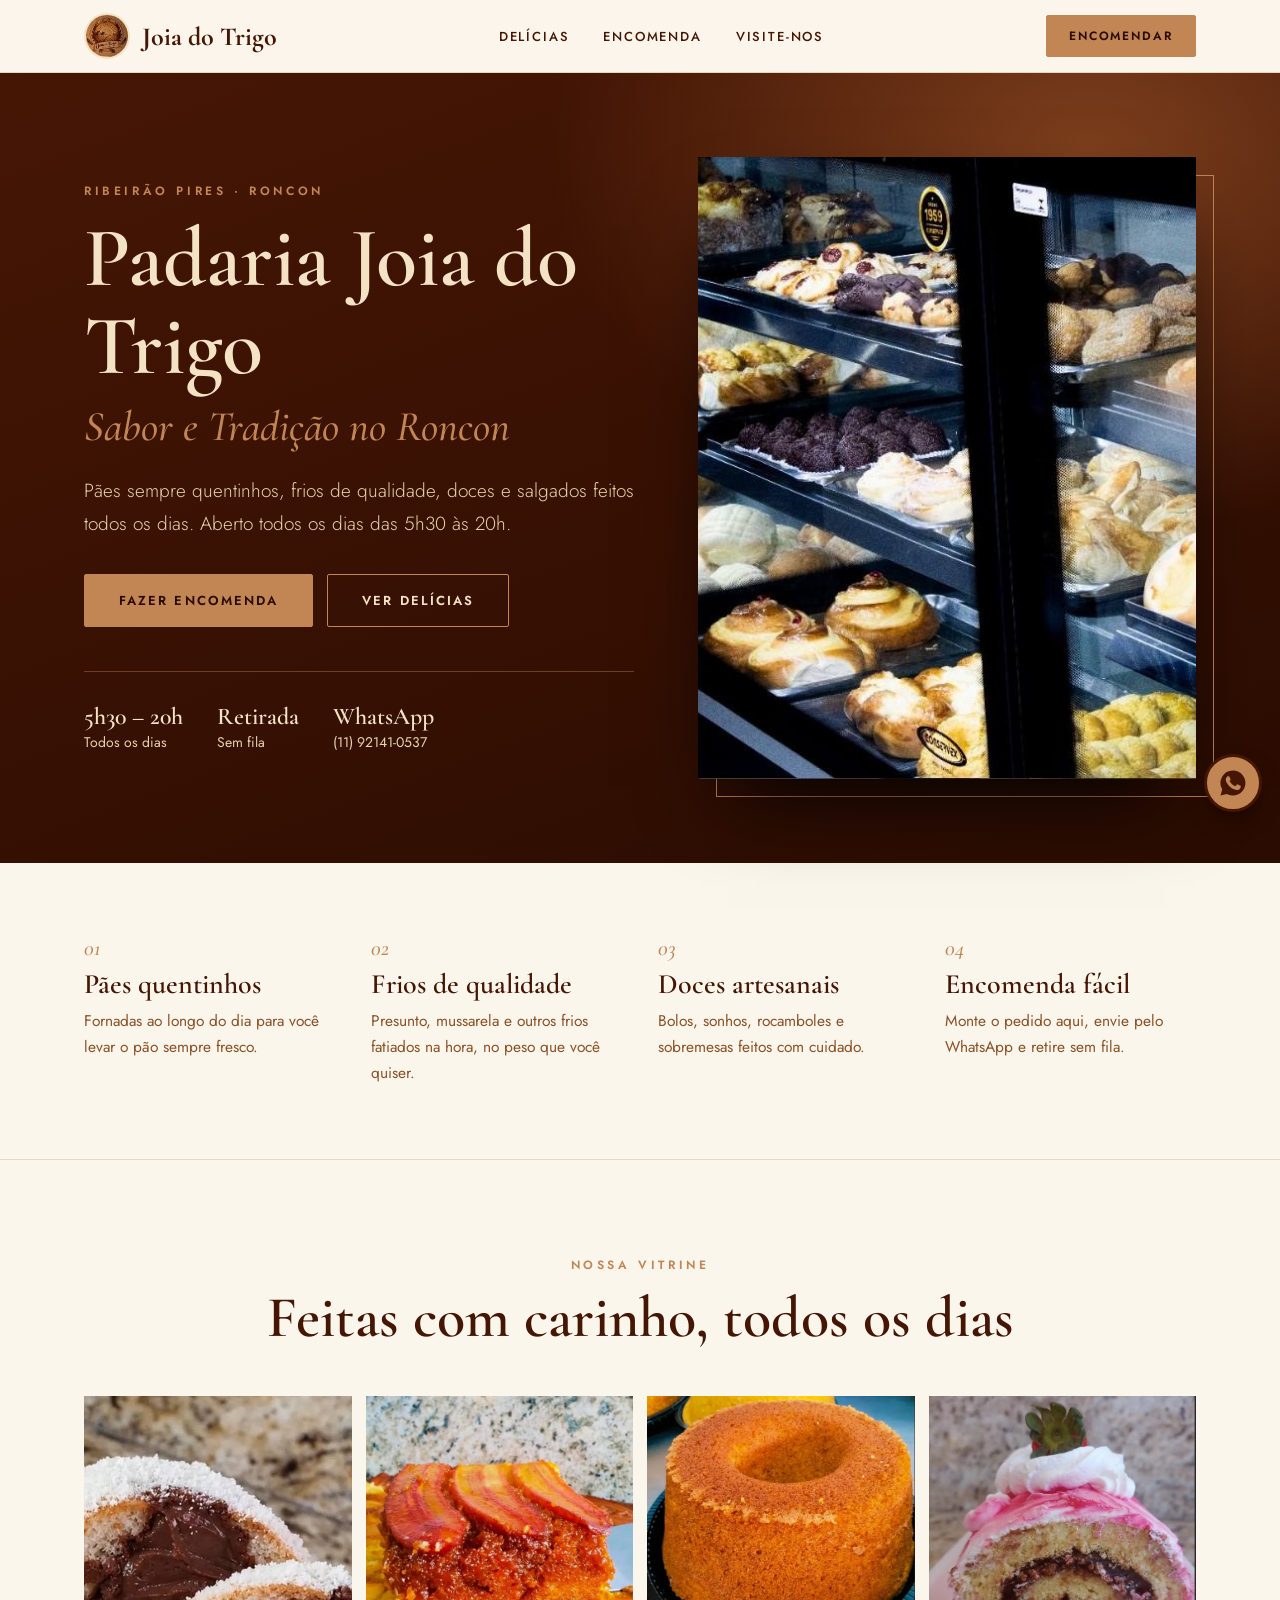
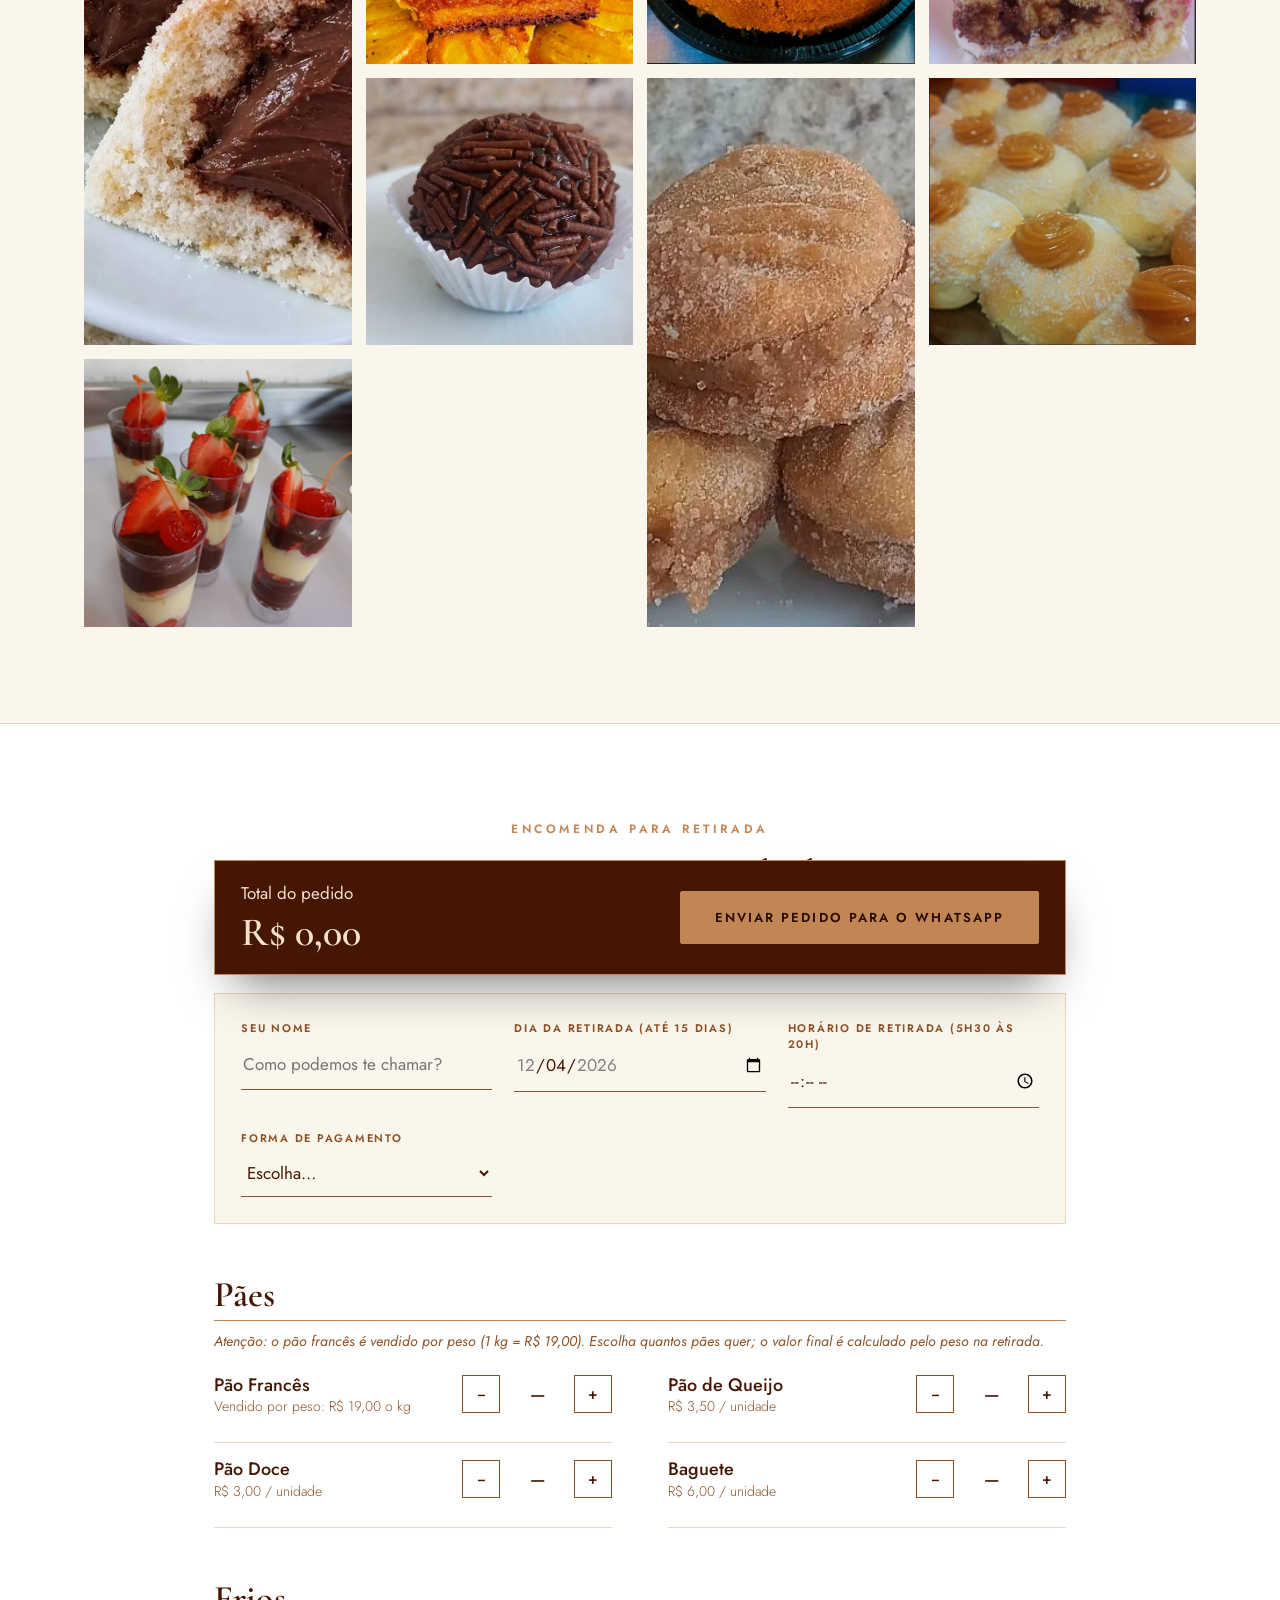
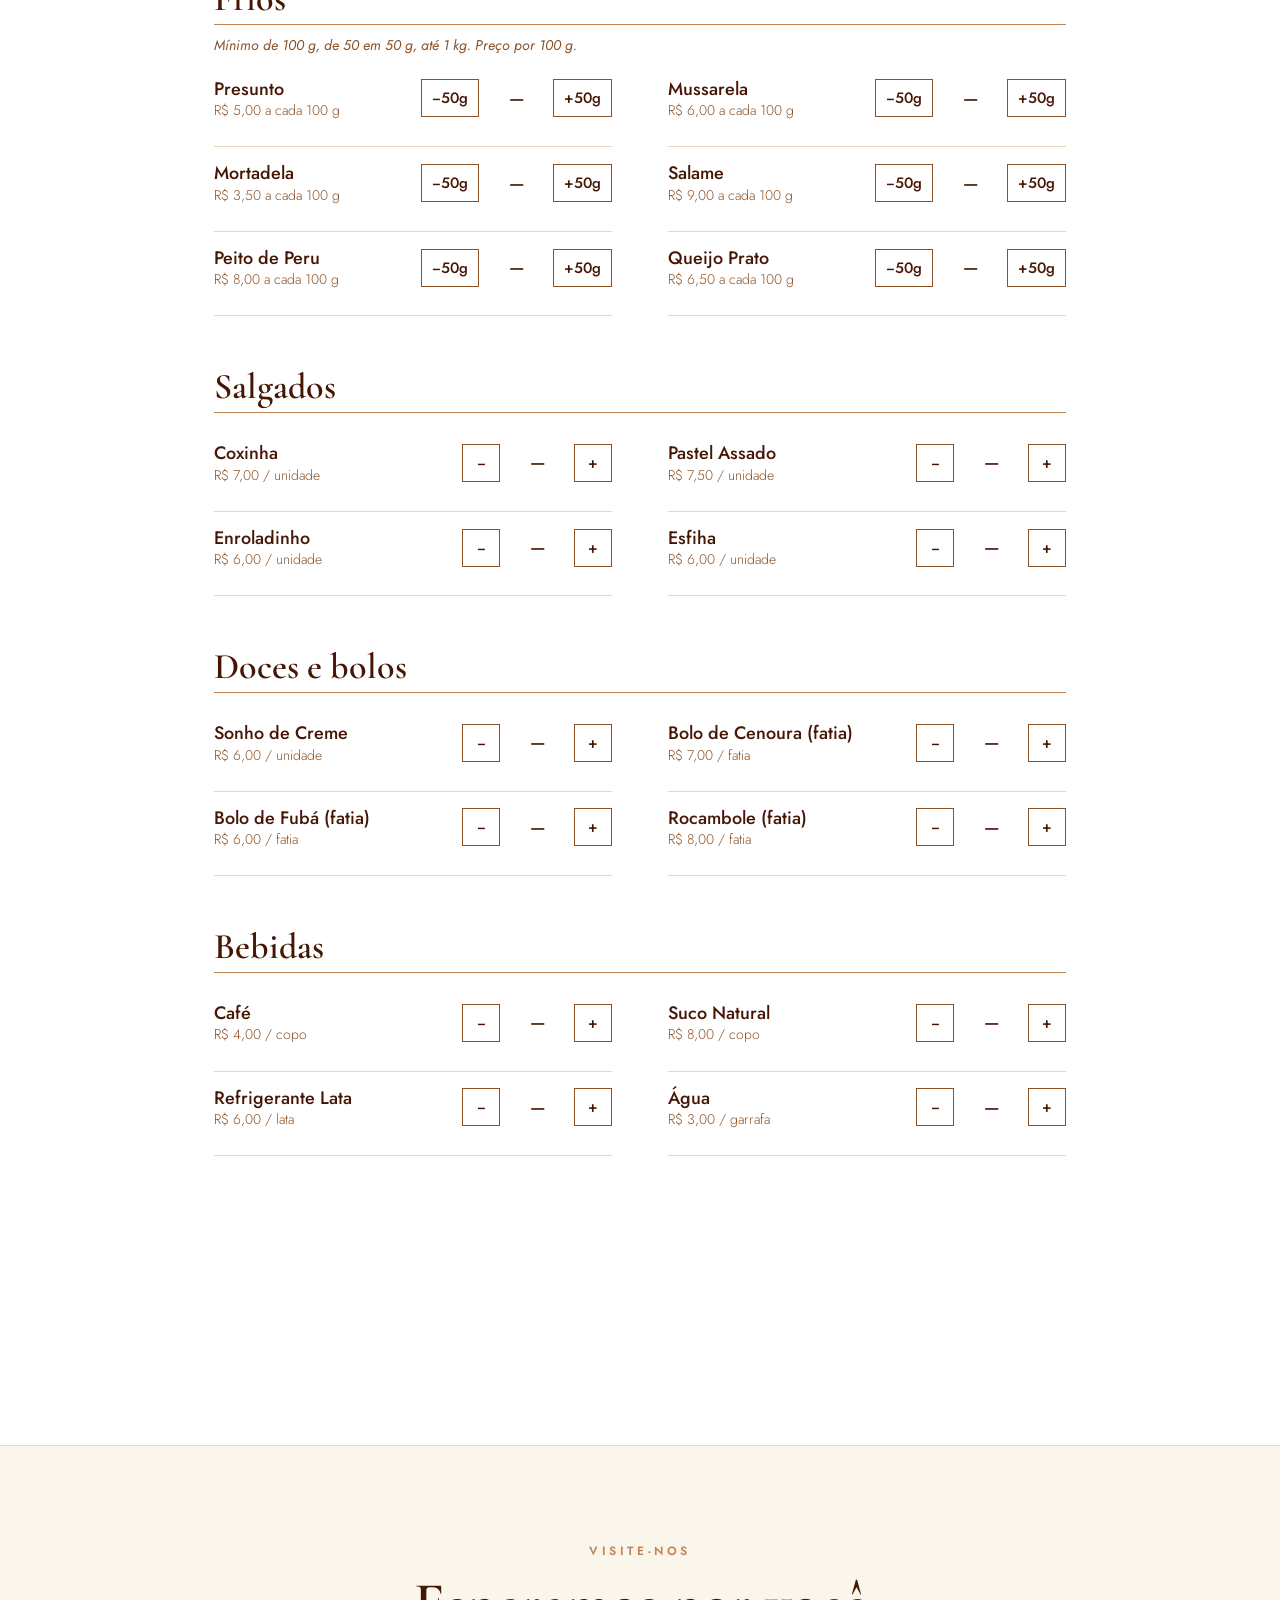
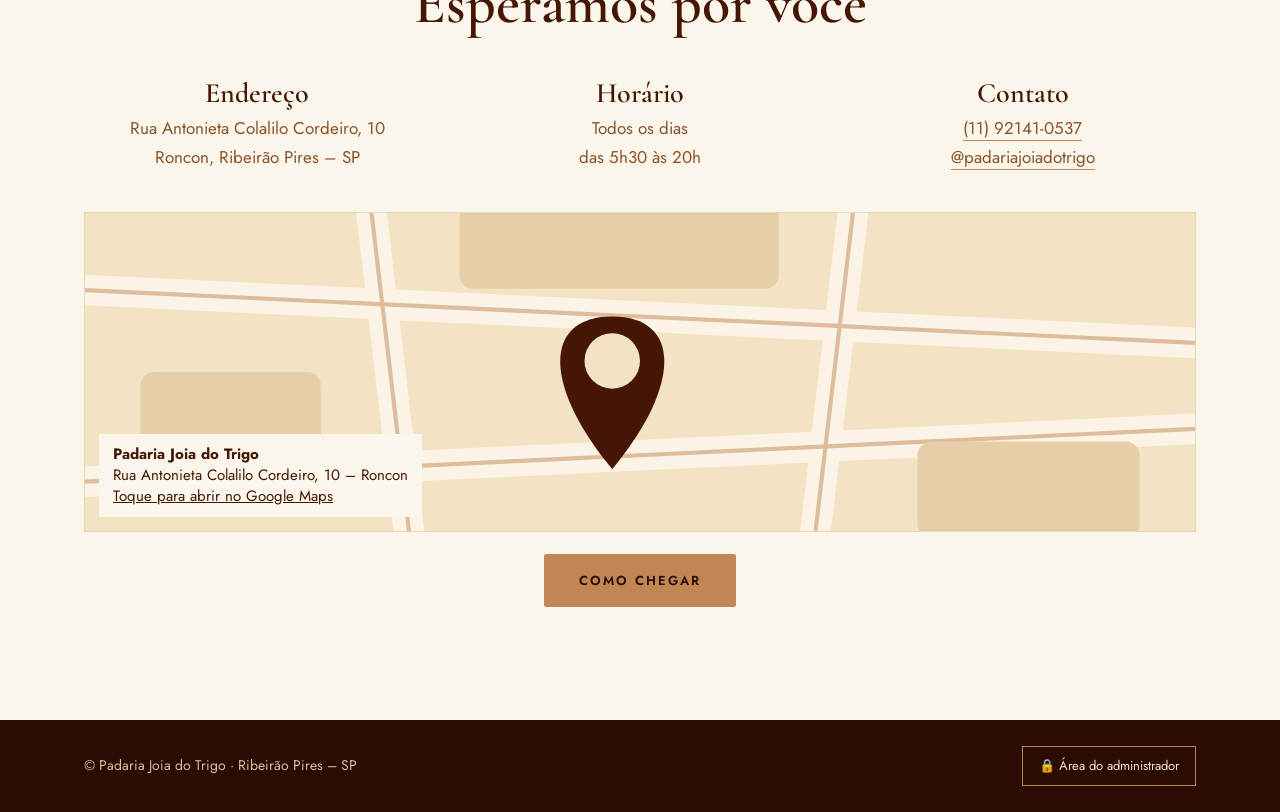
<file: index.html>
<!DOCTYPE html><html lang="pt-BR"><head><meta charset="utf-8"><meta name="viewport" content="width=device-width, initial-scale=1, viewport-fit=cover"><title>Padaria Joia do Trigo | Sabor e Tradição no Roncon</title>
<meta name="description" content="Padaria Joia do Trigo, em Ribeirão Pires. Pães quentinhos, frios, doces e salgados. Aberto todos os dias das 5h30 às 20h. Faça sua encomenda para retirada.">
<link rel="icon" href="images/logo.jpg"><link rel="preconnect" href="https://fonts.googleapis.com"><link href="https://fonts.googleapis.com/css2?family=Cormorant+Garamond:ital,wght@0,500;0,600;0,700;1,500&family=Jost:wght@300;400;500;600&display=swap" rel="stylesheet">
<link rel="stylesheet" href="css/style.css"></head><body>
<header class="nav"><div class="wrap"><a class="brand" href="#top"><img src="images/logo.jpg" alt="Logo Padaria Joia do Trigo"><b>Joia do Trigo</b></a>
<nav aria-label="Principal"><a href="#galeria">Delícias</a><a href="#encomenda">Encomenda</a><a href="#visite">Visite-nos</a></nav><a class="btn sm" href="#encomenda">Encomendar</a></div></header>
<main id="top">
<section class="hero"><div class="wrap"><div class="ht"><p class="eyebrow">Ribeirão Pires · Roncon</p>
<h1>Padaria Joia do Trigo<em>Sabor e Tradição no Roncon</em></h1>
<p class="lead">Pães sempre quentinhos, frios de qualidade, doces e salgados feitos todos os dias. Aberto todos os dias das 5h30 às 20h.</p>
<div class="cta"><a class="btn" href="#encomenda">Fazer Encomenda</a><a class="btn ghost" href="#galeria">Ver delícias</a></div>
<ul class="facts"><li><b>5h30 – 20h</b>Todos os dias</li><li><b>Retirada</b>Sem fila</li><li><b>WhatsApp</b>(11) 92141-0537</li></ul></div>
<div class="hi"><img src="images/foto-15.jpg" alt="Vitrine com pães doces da Padaria Joia do Trigo"></div></div></section>
<section class="feat"><div class="wrap grid4"><div class="rv"><span>01</span><h3>Pães quentinhos</h3><p>Fornadas ao longo do dia para você levar o pão sempre fresco.</p></div><div class="rv"><span>02</span><h3>Frios de qualidade</h3><p>Presunto, mussarela e outros frios fatiados na hora, no peso que você quiser.</p></div><div class="rv"><span>03</span><h3>Doces artesanais</h3><p>Bolos, sonhos, rocamboles e sobremesas feitos com cuidado.</p></div><div class="rv"><span>04</span><h3>Encomenda fácil</h3><p>Monte o pedido aqui, envie pelo WhatsApp e retire sem fila.</p></div></div></section>
<section id="galeria"><div class="wrap"><p class="eyebrow c">Nossa vitrine</p><h2 class="c">Feitas com carinho, todos os dias</h2><div class="gal"><figure class="rv"><img loading="lazy" src="images/foto-01.jpg" alt="Sonho de chocolate"><figcaption>Sonho de chocolate</figcaption></figure><figure class="rv"><img loading="lazy" src="images/foto-02.jpg" alt="Bolo de banana caramelizada"><figcaption>Bolo de banana caramelizada</figcaption></figure><figure class="rv"><img loading="lazy" src="images/foto-03.jpg" alt="Bolo de laranja"><figcaption>Bolo de laranja</figcaption></figure><figure class="rv"><img loading="lazy" src="images/foto-05.jpg" alt="Rocambole de morango"><figcaption>Rocambole de morango</figcaption></figure><figure class="rv"><img loading="lazy" src="images/foto-07.jpg" alt="Brigadeiro"><figcaption>Brigadeiro</figcaption></figure><figure class="rv"><img loading="lazy" src="images/foto-08.jpg" alt="Rosquinhas açucaradas"><figcaption>Rosquinhas açucaradas</figcaption></figure><figure class="rv"><img loading="lazy" src="images/foto-09.jpg" alt="Sonhos com doce de leite"><figcaption>Sonhos com doce de leite</figcaption></figure><figure class="rv"><img loading="lazy" src="images/foto-10.jpg" alt="Copinhos de chocolate e morango"><figcaption>Copinhos de chocolate e morango</figcaption></figure></div></div></section>
<section id="encomenda" class="alt"><div class="wrap narrow"><p class="eyebrow c">Encomenda para retirada</p><h2 class="c">Monte seu pedido</h2><p class="sub">Escolha os itens, envie pelo WhatsApp e pague na retirada.</p>
<div class="card fields">
<div><label for="nome">Seu nome</label><input id="nome" autocomplete="name" placeholder="Como podemos te chamar?"></div>
<div><label for="dia">Dia da retirada (até 15 dias)</label><input id="dia" type="date"></div>
<div><label for="hora">Horário de retirada (5h30 às 20h)</label><input id="hora" type="time" min="05:30" max="20:00"></div>
<div><label for="pag">Forma de pagamento</label><select id="pag"><option value="">Escolha…</option><option>Dinheiro</option><option>Pix</option><option>Cartão de débito</option><option>Cartão de crédito</option></select></div></div>

<div id="menu"></div>
<div class="total"><div>Total do pedido<br><strong id="tot">R$ 0,00</strong><small id="wn" style="display:none;font-size:13px;opacity:.85"><br>Sem o pão francês, cobrado pelo peso</small></div><button class="btn send" id="send">Enviar Pedido para o WhatsApp</button></div>
<p class="err" id="err" role="alert"></p></div></section>
<section id="visite"><div class="wrap"><p class="eyebrow c">Visite-nos</p><h2 class="c">Esperamos por você</h2>
<div class="info"><div><h3>Endereço</h3><p>Rua Antonieta Colalilo Cordeiro, 10<br>Roncon, Ribeirão Pires – SP</p></div><div><h3>Horário</h3><p>Todos os dias<br>das 5h30 às 20h</p></div><div><h3>Contato</h3><p><a href="https://wa.me/5511921410537">(11) 92141-0537</a><br><a href="https://instagram.com/padariajoiadotrigo">@padariajoiadotrigo</a></p></div></div>
<a class="map" href="https://www.google.com/maps/search/?api=1&query=Rua+Antonieta+Colalilo+Cordeiro+10+Roncon+Ribeirao+Pires+SP" target="_blank" rel="noopener" aria-label="Abrir a localização da padaria no Google Maps">
<svg viewBox="0 0 800 300" preserveAspectRatio="xMidYMid slice" aria-hidden="true"><rect width="800" height="300" fill="#f3e2c4"/><g stroke="#fbf4e6" stroke-width="22" fill="none"><path d="M-20 90 L820 130"/><path d="M-20 230 L820 190"/><path d="M200 -20 L240 320"/><path d="M560 -20 L520 320"/></g><g stroke="#c28554" stroke-width="3" fill="none" opacity=".5"><path d="M-20 90 L820 130"/><path d="M-20 230 L820 190"/><path d="M200 -20 L240 320"/><path d="M560 -20 L520 320"/></g><rect x="270" y="20" width="230" height="70" rx="10" fill="#e6cfa6"/><rect x="600" y="200" width="160" height="70" rx="10" fill="#e6cfa6"/><rect x="40" y="150" width="130" height="60" rx="10" fill="#e6cfa6"/><g transform="translate(380 150)"><path d="M0 70C-50 10-50-40 0-40S50 10 0 70Z" fill="#461604"/><circle cy="-8" r="20" fill="#f3e2c4"/></g></svg>
<span class="mapcap"><b>Padaria Joia do Trigo</b><br>Rua Antonieta Colalilo Cordeiro, 10 – Roncon<br><u>Toque para abrir no Google Maps</u></span></a><p class="c" style="margin-top:22px"><a class="btn" href="https://www.google.com/maps/dir/?api=1&destination=Rua+Antonieta+Colalilo+Cordeiro+10+Roncon+Ribeirao+Pires+SP">Como chegar</a></p></div></section></main>
<footer class="ft"><div class="wrap"><span>© Padaria Joia do Trigo · Ribeirão Pires – SP</span><a class="adm" href="admin.html" rel="nofollow">🔒 Área do administrador</a></div></footer>
<a class="wa" href="https://wa.me/5511921410537" aria-label="Chamar no WhatsApp"><svg viewBox="0 0 24 24"><path d="M12 2a10 10 0 0 0-8.6 15.1L2 22l5-1.3A10 10 0 1 0 12 2Zm5.8 14.2c-.2.7-1.4 1.300-1.900 1.300-.5.1-1.100.1-1.800-.1-.4-.1-1-.3-1.700-.6-3-1.300-4.900-4.300-5-4.500-.1-.2-1.200-1.600-1.200-3s.8-2.100 1-2.400c.3-.3.600-.3.800-.3h.6c.2 0 .4 0 .6.500l.8 1.900c.1.2.1.400 0 .6l-.4.600c-.2.200-.3.300-.1.600.2.300.8 1.300 1.700 2.100 1.200 1 2.100 1.300 2.400 1.500.3.100.5.100.6-.1l.9-1.100c.2-.3.400-.2.700-.1l1.800.9c.3.100.5.200.5.300.1.200.1.800-.1 1.500Z"/></svg></a>
<script src="js/main.js"></script></body></html>
</file>
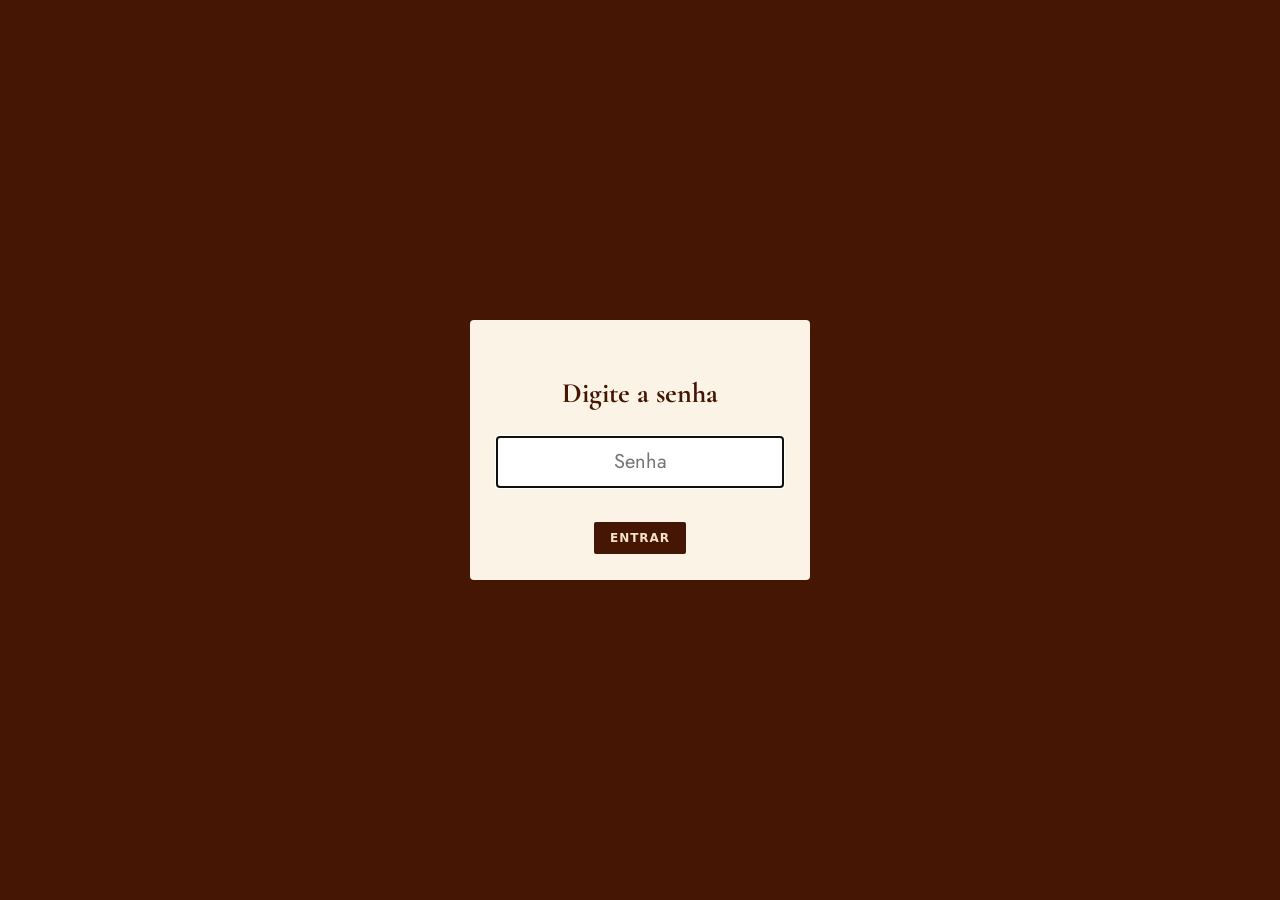
<file: admin.html>
<!DOCTYPE html><html lang="pt-BR"><head><meta charset="utf-8"><meta name="viewport" content="width=device-width, initial-scale=1"><meta name="robots" content="noindex,nofollow"><title>Admin – Padaria Joia do Trigo</title>
<link href="https://fonts.googleapis.com/css2?family=Cormorant+Garamond:wght@600;700&family=Jost:wght@400;500;600&display=swap" rel="stylesheet"><style>
:root{--dark:#461604;--brown:#8b5228;--caramel:#c28554;--cream:#f3e2c4;--paper:#fbf4e6}
*{box-sizing:border-box}body{margin:0;background:var(--paper);color:var(--dark);font:16px/1.5 system-ui,Segoe UI,Roboto,sans-serif}
header{background:var(--dark);color:var(--cream);padding:14px 20px;display:flex;justify-content:space-between;align-items:center;gap:12px;flex-wrap:wrap}
header h1{margin:0;font-size:20px}nav button{margin-left:6px}
main{max-width:980px;margin:0 auto;padding:20px}h2{margin:26px 0 10px;font-size:20px;border-bottom:3px solid var(--caramel);display:inline-block}
button,.b{border:0;border-radius:999px;padding:9px 16px;font:700 14px system-ui,sans-serif;background:var(--caramel);color:var(--dark);cursor:pointer}
button:hover{background:var(--cream)}button.on{background:var(--cream)}button.dk{background:var(--dark);color:var(--cream)}button.dk:hover{background:var(--brown)}button.rm{background:#f3c9c0;color:#7a1c10;padding:6px 12px}
input,select,textarea{font:inherit;padding:9px 11px;border:2px solid var(--caramel);border-radius:10px;background:#fff;color:var(--dark);min-width:0}
.cards{display:grid;grid-template-columns:repeat(auto-fit,minmax(200px,1fr));gap:14px}.card{background:#fff;border:2px solid var(--cream);border-radius:16px;padding:16px}
.card small{color:var(--brown);display:block}.card strong{font-size:28px}.row{display:flex;gap:8px;flex-wrap:wrap;align-items:center;margin:8px 0}
.row input{flex:1 1 130px}table{width:100%;border-collapse:collapse;background:#fff;border-radius:12px;overflow:hidden}td,th{padding:8px 10px;border-bottom:1px solid var(--cream);text-align:left}th{background:var(--cream);font-size:13px}
td input{width:100%}.lock{color:var(--brown);font-size:13px}.bars{display:flex;align-items:flex-end;gap:8px;height:160px;background:#fff;border:2px solid var(--cream);border-radius:16px;padding:14px}
.bars div{flex:1;display:flex;flex-direction:column;justify-content:flex-end;align-items:center;height:100%;font-size:12px}.bars i{display:block;width:70%;background:var(--caramel);border-radius:6px 6px 0 0;min-height:2px}
#lock{position:fixed;inset:0;background:var(--dark);display:grid;place-items:center;z-index:9;padding:20px}#lock>div{background:var(--paper);border-radius:20px;padding:26px;max-width:340px;width:100%;text-align:center}
#lock input{width:100%;margin:12px 0;text-align:center;font-size:20px}.msg{color:#7a1c10;min-height:1.4em;font-weight:700}#toast{position:fixed;bottom:18px;left:50%;transform:translateX(-50%);background:var(--dark);color:var(--cream);padding:10px 20px;border-radius:99px;opacity:0;transition:opacity .3s;pointer-events:none}
.hide{display:none}.note{background:#fff;border-left:5px solid var(--caramel);padding:10px 14px;border-radius:8px;font-size:14px;margin:10px 0}
body{font-family:Jost,system-ui,sans-serif}h1,h2{font-family:"Cormorant Garamond",Georgia,serif;font-weight:700}h1{font-size:26px}h2{font-size:28px}
header{border-bottom:2px solid var(--caramel)}button,.b{border-radius:2px;text-transform:uppercase;letter-spacing:.08em;font-size:12px}.card{border-radius:4px;box-shadow:0 18px 40px -26px rgba(70,22,4,.5)}.card strong{font-family:"Cormorant Garamond",serif;font-size:38px}
table,.bars,.note,#lock>div{border-radius:4px}input,select,textarea{border-radius:3px}
</style></head><body>
<div id="lock"><div><h2 id="lt" style="border:0">Área do administrador</h2><div id="ls"></div><input id="pin" type="password" inputmode="numeric" autocomplete="off" placeholder="Senha"><div class="msg" id="lm"></div><button class="dk" id="lb">Entrar</button></div></div>
<header><h1>🌾 Admin – Padaria Joia do Trigo</h1><nav><button id="t1" class="on">Renda</button><button id="t2">Cardápio</button></nav></header>
<main>
<section id="p1">
<h2>Renda</h2><div class="row"><button id="sync">Atualizar vendas</button></div><div class="note">Cada pedido enviado pelo site é registrado aqui automaticamente (neste aparelho; para todos os aparelhos, ligue o Apps Script, veja o README).</div><div class="cards"><div class="card"><small>Hoje</small><strong id="rd">–</strong></div><div class="card"><small>Esta semana (seg–dom)</small><strong id="rs">–</strong></div><div class="card"><small>Este mês</small><strong id="rm">–</strong></div></div>
<h2>Últimos 7 dias</h2><div class="bars" id="bars"></div>
<h2>Vendas</h2><table><thead><tr><th>Data</th><th>Descrição</th><th>Valor</th><th></th></tr></thead><tbody id="vl"></tbody></table>
<div class="row"><button id="csv">Exportar vendas (CSV)</button><button id="bk">Backup (JSON)</button><label class="b">Importar backup<input id="im" type="file" accept=".json" hidden></label></div>
</section>
<section id="p2" class="hide">
<div class="note"><b>Como publicar mudanças:</b> edite aqui, clique em <b>Baixar cardapio.json</b> e substitua o arquivo <code>cardapio.json</code> no repositório do GitHub. O site dos clientes passa a usar o novo cardápio. Pão francês e frios são fixos (só dá para mudar o preço).</div>
<div id="menu"></div>
<div class="row"><button class="dk" id="dl">Baixar cardapio.json</button><button id="rs2">Restaurar padrão</button></div>
</section>
<p class="note">Vendas e rascunho do cardápio ficam salvos neste navegador. Faça backup de vez em quando. A senha só impede curiosos: não é segurança real.</p>
</main><div id="toast"></div>
<script>
const K={m:"pjt_cardapio",v:"pjt_vendas",p:"pjt_pin"},$=i=>document.getElementById(i);
const API_URL=""; /* mesma URL do Apps Script usada em js/main.js */
const DEF={ "kg": 19, "paes": [  [   "Pão Francês",   "unidade",   0,   "w"  ],  [   "Pão de Queijo",   "unidade",   3.5  ],  [   "Pão Doce",   "unidade",   3  ],  [   "Baguete",   "unidade",   6  ] ], "frios": [  [   "Presunto",   5  ],  [   "Mussarela",   6  ],  [   "Mortadela",   3.5  ],  [   "Salame",   9  ],  [   "Peito de Peru",   8  ],  [   "Queijo Prato",   6.5  ] ], "salgados": [  [   "Coxinha",   "unidade",   7  ],  [   "Pastel Assado",   "unidade",   7.5  ],  [   "Enroladinho",   "unidade",   6  ],  [   "Esfiha",   "unidade",   6  ] ], "doces": [  [   "Sonho de Creme",   "unidade",   6  ],  [   "Bolo de Cenoura (fatia)",   "fatia",   7  ],  [   "Bolo de Fubá (fatia)",   "fatia",   6  ],  [   "Rocambole (fatia)",   "fatia",   8  ] ], "bebidas": [  [   "Café",   "copo",   4  ],  [   "Suco Natural",   "copo",   8  ],  [   "Refrigerante Lata",   "lata",   6  ],  [   "Água",   "garrafa",   3  ] ]};
const ld=(k,d)=>{try{const v=JSON.parse(localStorage.getItem(k));return v==null?d:v}catch(e){return d}};
const sv=(k,v)=>{try{localStorage.setItem(k,JSON.stringify(v));return true}catch(e){toast("Não foi possível salvar neste navegador");return false}};
const R=v=>"R$ "+(+v||0).toFixed(2).replace(".",","),pad=n=>String(n).padStart(2,"0");
const pv=s=>{s=String(s).replace(/[^\d,.]/g,"");if(s.includes(","))s=s.replace(/\./g,"").replace(",",".");return parseFloat(s)||0};
const dk=d=>d.getFullYear()+"-"+pad(d.getMonth()+1)+"-"+pad(d.getDate());
const br=s=>s.split("-").reverse().join("/");
const esc=s=>String(s).replace(/[&<>"]/g,c=>({"&":"&amp;","<":"&lt;",">":"&gt;",'"':"&quot;"}[c]));
function toast(t){const e=$("toast");e.textContent=t;e.style.opacity=1;setTimeout(()=>e.style.opacity=0,1800)}
let M=ld(K.m,null),V=ld(K.v,[]);
/* Senha fixa */
function lock(){const L=$("lock");$("lt").textContent="Digite a senha";$("lb").textContent="Entrar";
 const go=()=>{if($("pin").value.trim()==="3524"){L.remove();start()}else{$("lm").textContent="Senha incorreta.";$("pin").value=""}};
 $("lb").onclick=go;$("pin").onkeydown=e=>{if(e.key==="Enter")go()};$("pin").focus()}
async function sync(){V=ld(K.v,[]);if(API_URL)try{const a=await (await fetch(API_URL)).json(),m=new Map(V.map(x=>[x.id,x]));a.forEach(x=>m.set(+x.id,{id:+x.id,d:String(x.d).slice(0,10),v:+x.v,s:x.s||""}));V=[...m.values()];sv(K.v,V)}catch(e){toast("Não consegui sincronizar")}renderRenda()}
async function start(){if(!M){try{const r=await fetch("cardapio.json",{cache:"no-store"});if(r.ok)M=await r.json()}catch(e){}}
 if(!M)M=JSON.parse(JSON.stringify(DEF));await sync();renderAll()}
/* Abas */
[["t1","p1"],["t2","p2"]].forEach(([t,p])=>$(t).onclick=()=>{["t1","t2"].forEach(x=>$(x).classList.toggle("on",x==t));["p1","p2"].forEach(x=>$(x).classList.toggle("hide",x!=p))});
/* Renda */
function renderRenda(){const n=new Date(),hoje=dk(n),dow=(n.getDay()+6)%7,ws=dk(new Date(n.getFullYear(),n.getMonth(),n.getDate()-dow)),mes=hoje.slice(0,7);
 let d=0,s=0,m=0;V.forEach(x=>{if(x.d===hoje)d+=x.v;if(x.d>=ws&&x.d<=hoje)s+=x.v;if(x.d.slice(0,7)===mes)m+=x.v});
 $("rd").textContent=R(d);$("rs").textContent=R(s);$("rm").textContent=R(m);
 const days=[];for(let i=6;i>=0;i--){const x=new Date(n.getFullYear(),n.getMonth(),n.getDate()-i),k=dk(x);days.push([["dom","seg","ter","qua","qui","sex","sáb"][x.getDay()],V.filter(v=>v.d===k).reduce((a,v)=>a+v.v,0)])}
 const mx=Math.max(1,...days.map(x=>x[1]));$("bars").innerHTML=days.map(x=>`<div><span>${x[1]?R(x[1]).replace("R$ ",""):""}</span><i style="height:${x[1]/mx*100*.78}%"></i><span>${x[0]}</span></div>`).join("");
 $("vl").innerHTML=[...V].sort((a,b)=>b.d.localeCompare(a.d)||b.id-a.id).slice(0,40).map(x=>`<tr><td>${br(x.d)}</td><td>${esc(x.s||"")}</td><td>${R(x.v)}</td><td><button class="rm" data-del="${x.id}">Excluir</button></td></tr>`).join("")||'<tr><td colspan="4">Nenhuma venda para mostrar.</td></tr>'}
$("sync").onclick=sync;
$("vl").onclick=e=>{const b=e.target.closest("[data-del]");if(!b||!confirm("Excluir esta venda?"))return;V=V.filter(x=>x.id!=b.dataset.del);sv(K.v,V);renderRenda()};
const dlf=(n,t,type)=>{const a=document.createElement("a");a.href=URL.createObjectURL(new Blob([t],{type}));a.download=n;a.click();setTimeout(()=>URL.revokeObjectURL(a.href),500)};
$("csv").onclick=()=>dlf("vendas.csv","data;valor;descricao\n"+[...V].sort((a,b)=>a.d.localeCompare(b.d)).map(x=>`${x.d};${x.v.toFixed(2).replace(".",",")};"${(x.s||"").replace(/"/g,'""')}"`).join("\n"),"text/csv");
$("bk").onclick=()=>dlf("backup-padaria.json",JSON.stringify({vendas:V,cardapio:M}),"application/json");
$("im").onchange=async e=>{try{const j=JSON.parse(await e.target.files[0].text());if(Array.isArray(j.vendas)){V=j.vendas;sv(K.v,V)}if(j.cardapio){M=j.cardapio;sv(K.m,M)}renderAll();toast("Backup importado")}catch(x){toast("Arquivo inválido")}};
/* Cardápio */
const CATS=[["paes","Pães",1],["frios","Frios (preço por 100 g)",0],["salgados","Salgados",1],["doces","Doces e bolos",1],["bebidas","Bebidas",1]];
function renderMenu(){$("menu").innerHTML=CATS.map(([k,t,ed])=>{const rows=M[k].map((it,i)=>{
  if(k==="frios")return `<tr><td>${esc(it[0])} <span class="lock">🔒 fixo</span></td><td></td><td><input data-k="${k}" data-i="${i}" data-f="1" value="${(+it[1]).toFixed(2).replace(".",",")}"></td><td></td></tr>`;
  if(k==="paes"&&i===0)return `<tr><td>Pão Francês <span class="lock">🔒 fixo, vendido por peso</span></td><td>por kg</td><td><input data-kg="1" value="${(+M.kg).toFixed(2).replace(".",",")}"></td><td></td></tr>`;
  return `<tr><td>${esc(it[0])}</td><td>${esc(it[1])}</td><td><input data-k="${k}" data-i="${i}" data-f="2" value="${(+it[2]).toFixed(2).replace(".",",")}"></td><td><button class="rm" data-rm="${k}:${i}">Remover</button></td></tr>`}).join("");
  const add=ed?`<div class="row"><input id="n-${k}" placeholder="Novo item"><input id="u-${k}" placeholder="Unidade (unidade, fatia…)"><input id="p-${k}" inputmode="decimal" placeholder="Preço R$"><button class="dk" data-add="${k}">Incluir</button></div>`:"";
  return `<h2>${t}</h2><table><thead><tr><th>Item</th><th>Unidade</th><th>Preço (R$)</th><th></th></tr></thead><tbody>${rows}</tbody></table>${add}`}).join("")}
$("menu").onchange=e=>{const t=e.target;if(t.dataset.kg){M.kg=pv(t.value);}else if(t.dataset.k){M[t.dataset.k][t.dataset.i][+t.dataset.f]=pv(t.value)}else return;sv(K.m,M);renderMenu();toast("Preço salvo")};
$("menu").onclick=e=>{const a=e.target.closest("[data-add]"),r=e.target.closest("[data-rm]");
 if(a){const k=a.dataset.add,n=$("n-"+k).value.trim(),p=pv($("p-"+k).value);if(!n||p<=0){toast("Informe nome e preço");return}M[k].push([n,$("u-"+k).value.trim()||"unidade",p]);sv(K.m,M);renderMenu();toast("Item incluído")}
 if(r){const[k,i]=r.dataset.rm.split(":");if(confirm("Remover "+M[k][i][0]+"?")){M[k].splice(+i,1);sv(K.m,M);renderMenu()}}};
$("dl").onclick=()=>dlf("cardapio.json",JSON.stringify(M,null,1),"application/json");
$("rs2").onclick=()=>{if(confirm("Voltar ao cardápio padrão?")){M=JSON.parse(JSON.stringify(DEF));sv(K.m,M);renderMenu()}};
function renderAll(){renderRenda();renderMenu()}
lock();
</script></body></html>
</file>
<file: css/style.css>
:root{--dark:#461604;--deep:#2a0c02;--brown:#8b5228;--caramel:#c28554;--cream:#f3e2c4;--paper:#fbf6ec;--line:#e8d7b8;box-sizing:border-box;padding-bottom:env(safe-area-inset-bottom,0px)}
*,*:before,*:after{box-sizing:inherit}html{scroll-behavior:smooth;scroll-padding-top:84px}
body{margin:0;background:var(--paper);color:var(--dark);font:17px/1.7 Jost,system-ui,sans-serif}
img{max-width:100%;display:block}a{color:inherit}
h1,h2,h3{font-family:"Cormorant Garamond",Georgia,serif;font-weight:600;line-height:1.05;margin:0}
.wrap{max-width:1160px;margin:0 auto;padding:0 24px}.narrow{max-width:900px}.c{text-align:center}
.eyebrow{font:600 12px Jost,sans-serif;letter-spacing:.3em;text-transform:uppercase;color:var(--caramel);margin:0 0 14px}
h2{font-size:clamp(36px,5vw,58px);margin-bottom:14px}.sub{text-align:center;font:italic 500 22px "Cormorant Garamond",serif;margin:0 0 40px}
.btn{display:inline-block;border:1px solid var(--caramel);border-radius:2px;background:var(--caramel);color:var(--deep);font:600 13px Jost,sans-serif;letter-spacing:.16em;text-transform:uppercase;padding:16px 34px;text-decoration:none;cursor:pointer;transition:.25s}
.btn:hover{background:var(--cream);border-color:var(--cream);transform:translateY(-1px)}.btn.sm{padding:11px 22px;font-size:12px}
.btn.ghost{background:transparent;color:var(--cream)}.btn.ghost:hover{background:var(--cream);color:var(--deep)}
:focus-visible{outline:3px solid var(--caramel);outline-offset:3px}
/* topo */
.nav{position:sticky;top:0;z-index:50;background:rgba(251,246,236,.9);backdrop-filter:blur(12px);border-bottom:1px solid var(--line);padding-top:env(safe-area-inset-top,0px)}
.nav .wrap{display:flex;align-items:center;justify-content:space-between;gap:20px;height:72px}
.brand{display:flex;align-items:center;gap:12px;text-decoration:none}.brand img{width:46px;height:46px;border-radius:50%;object-fit:cover;border:2px solid var(--cream)}.brand b{font:700 26px "Cormorant Garamond",serif}
.nav nav{display:flex;gap:34px}.nav nav a{text-decoration:none;font:500 13px Jost,sans-serif;letter-spacing:.14em;text-transform:uppercase}.nav nav a:hover{color:var(--brown)}
/* hero */
.hero{background:radial-gradient(ellipse 70% 80% at 85% 10%,#7d3f1d,transparent 60%),linear-gradient(160deg,var(--dark),var(--deep));color:var(--cream);padding:84px 0}
.hero .wrap{display:grid;grid-template-columns:1.05fr .95fr;gap:64px;align-items:center}
.hero h1{font-size:clamp(44px,6.6vw,86px)}.hero h1 em{display:block;font-weight:500;font-size:.5em;color:var(--caramel);margin-top:14px}
.lead{font-size:19px;font-weight:300;color:#e6d1ab;max-width:30em;margin:26px 0 34px}.cta{display:flex;gap:14px;flex-wrap:wrap}
.facts{list-style:none;display:flex;gap:34px;padding:30px 0 0;margin:44px 0 0;border-top:1px solid rgba(194,133,84,.4);flex-wrap:wrap}.facts li{font-size:14px;color:#e6d1ab}.facts b{display:block;font:600 24px "Cormorant Garamond",serif;color:var(--cream)}
.hi{position:relative}.hi:before{content:"";position:absolute;inset:18px -18px -18px 18px;border:1px solid var(--caramel)}
.hi img{position:relative;width:100%;aspect-ratio:4/5;object-fit:cover;box-shadow:0 40px 80px -30px #000}
/* destaques */
.feat{padding:72px 0;border-bottom:1px solid var(--line)}.grid4{display:grid;grid-template-columns:repeat(4,1fr);gap:36px}
.feat span{font:italic 500 22px "Cormorant Garamond",serif;color:var(--caramel)}.feat h3{font-size:28px;margin:6px 0 8px}.feat p{margin:0;font-size:15.5px;color:var(--brown)}
section{padding:96px 0}section.alt{background:#fff;border-block:1px solid var(--line)}
/* galeria */
.gal{display:grid;grid-template-columns:repeat(4,1fr);gap:14px;margin-top:48px}
.gal figure{position:relative;margin:0;overflow:hidden;aspect-ratio:1;background:var(--cream)}.gal figure:nth-child(1),.gal figure:nth-child(6){grid-row:span 2;aspect-ratio:auto}
.gal img{width:100%;height:100%;object-fit:cover;transition:transform .8s}.gal figure:hover img{transform:scale(1.06)}
.gal figcaption{position:absolute;left:0;right:0;bottom:0;padding:34px 16px 14px;color:#fff;font:italic 500 20px "Cormorant Garamond",serif;background:linear-gradient(transparent,rgba(42,12,2,.85));opacity:0;transform:translateY(8px);transition:.4s}.gal figure:hover figcaption{opacity:1;transform:none}
/* encomenda */
.card{background:var(--paper);border:1px solid var(--line);padding:26px}.fields{display:grid;grid-template-columns:repeat(auto-fit,minmax(220px,1fr));gap:22px}
label{display:block;font:600 11px Jost,sans-serif;letter-spacing:.16em;text-transform:uppercase;color:var(--brown);margin-bottom:4px}
input,select{width:100%;font:inherit;padding:10px 2px;border:0;border-bottom:1px solid var(--brown);border-radius:0;background:transparent;color:var(--dark);min-width:0}
.cat{display:grid;grid-template-columns:1fr 1fr;column-gap:56px;margin-top:52px;align-items:start}.cat h3,.cat small{grid-column:1/-1}.cat h3{font-size:36px;border-bottom:1px solid var(--caramel);padding-bottom:6px}.cat small{font-style:italic;color:var(--brown);margin:8px 0 6px}
.item{display:flex;align-items:center;gap:12px;padding:15px 0;border-bottom:1px solid var(--line);flex-wrap:wrap}.item .n{flex:1 1 160px;font-weight:500;font-size:18px;line-height:1.3}.item .n span{display:block;font-weight:300;font-size:14px;color:var(--brown)}
.q{display:flex;align-items:center;gap:8px}.q button{min-width:38px;height:38px;padding:0 10px;border:1px solid var(--brown);background:transparent;color:var(--dark);font:500 15px Jost,sans-serif;cursor:pointer;transition:.2s}.q button:hover{background:var(--dark);color:var(--cream)}.q b{min-width:58px;text-align:center;font-weight:500}
.sub2{min-width:84px;text-align:right;font:600 22px "Cormorant Garamond",serif}
.total{position:sticky;bottom:12px;margin-top:40px;background:var(--dark);color:var(--cream);border:1px solid var(--caramel);padding:18px 26px;display:flex;justify-content:space-between;align-items:center;gap:16px;flex-wrap:wrap;box-shadow:0 24px 50px -20px rgba(0,0,0,.6)}.total strong{font:600 40px "Cormorant Garamond",serif}
.send{background:var(--caramel);color:var(--deep)}.err{color:#9b1c1c;font-weight:500;margin:12px 0 0;min-height:1.5em;text-align:center}
/* visite */
.info{display:grid;grid-template-columns:repeat(3,1fr);gap:36px;text-align:center;margin:44px 0 40px}.info h3{font-size:28px;margin-bottom:6px}.info p{margin:0;color:var(--brown)}.info a{text-decoration:none;border-bottom:1px solid var(--caramel)}
.map{display:block;position:relative;height:320px;overflow:hidden;border:1px solid var(--line);text-decoration:none}.map svg{width:100%;height:100%;display:block}.mapcap{position:absolute;left:14px;bottom:14px;max-width:340px;background:var(--paper);padding:10px 14px;font-size:15px;line-height:1.4}
.ft{background:var(--deep);color:#d9c19a;padding:26px 0 calc(26px + env(safe-area-inset-bottom,0px));font-size:14px}.ft .wrap{display:flex;justify-content:space-between;gap:16px;flex-wrap:wrap;align-items:center}
.adm{border:1px solid var(--caramel);padding:8px 16px;text-decoration:none;color:var(--cream);font-size:13px}.adm:hover{background:var(--caramel);color:var(--deep)}
.wa{position:fixed;right:max(18px,env(safe-area-inset-right,0px));bottom:calc(88px + env(safe-area-inset-bottom,0px));width:58px;height:58px;border-radius:50%;background:var(--caramel);border:3px solid var(--dark);display:grid;place-items:center;z-index:9;box-shadow:0 10px 24px -8px #000a}.wa svg{width:30px;height:30px;fill:var(--dark)}
.rv.pre{opacity:0;transform:translateY(22px);transition:opacity .8s,transform .8s}.rv.pre.in{opacity:1;transform:none}
@media(max-width:900px){.hero .wrap{grid-template-columns:1fr;gap:48px}.hi{max-width:420px}.grid4{grid-template-columns:1fr 1fr}.gal{grid-template-columns:1fr 1fr}.cat{grid-template-columns:1fr}.info{grid-template-columns:1fr;gap:24px}}
@media(max-width:640px){.nav nav{display:none}section{padding:68px 0}.hero{padding:56px 0}.grid4{grid-template-columns:1fr}.total strong{font-size:34px}.brand b{font-size:22px}}
@media(prefers-reduced-motion:reduce){html{scroll-behavior:auto}*{transition:none!important}}
</file>
